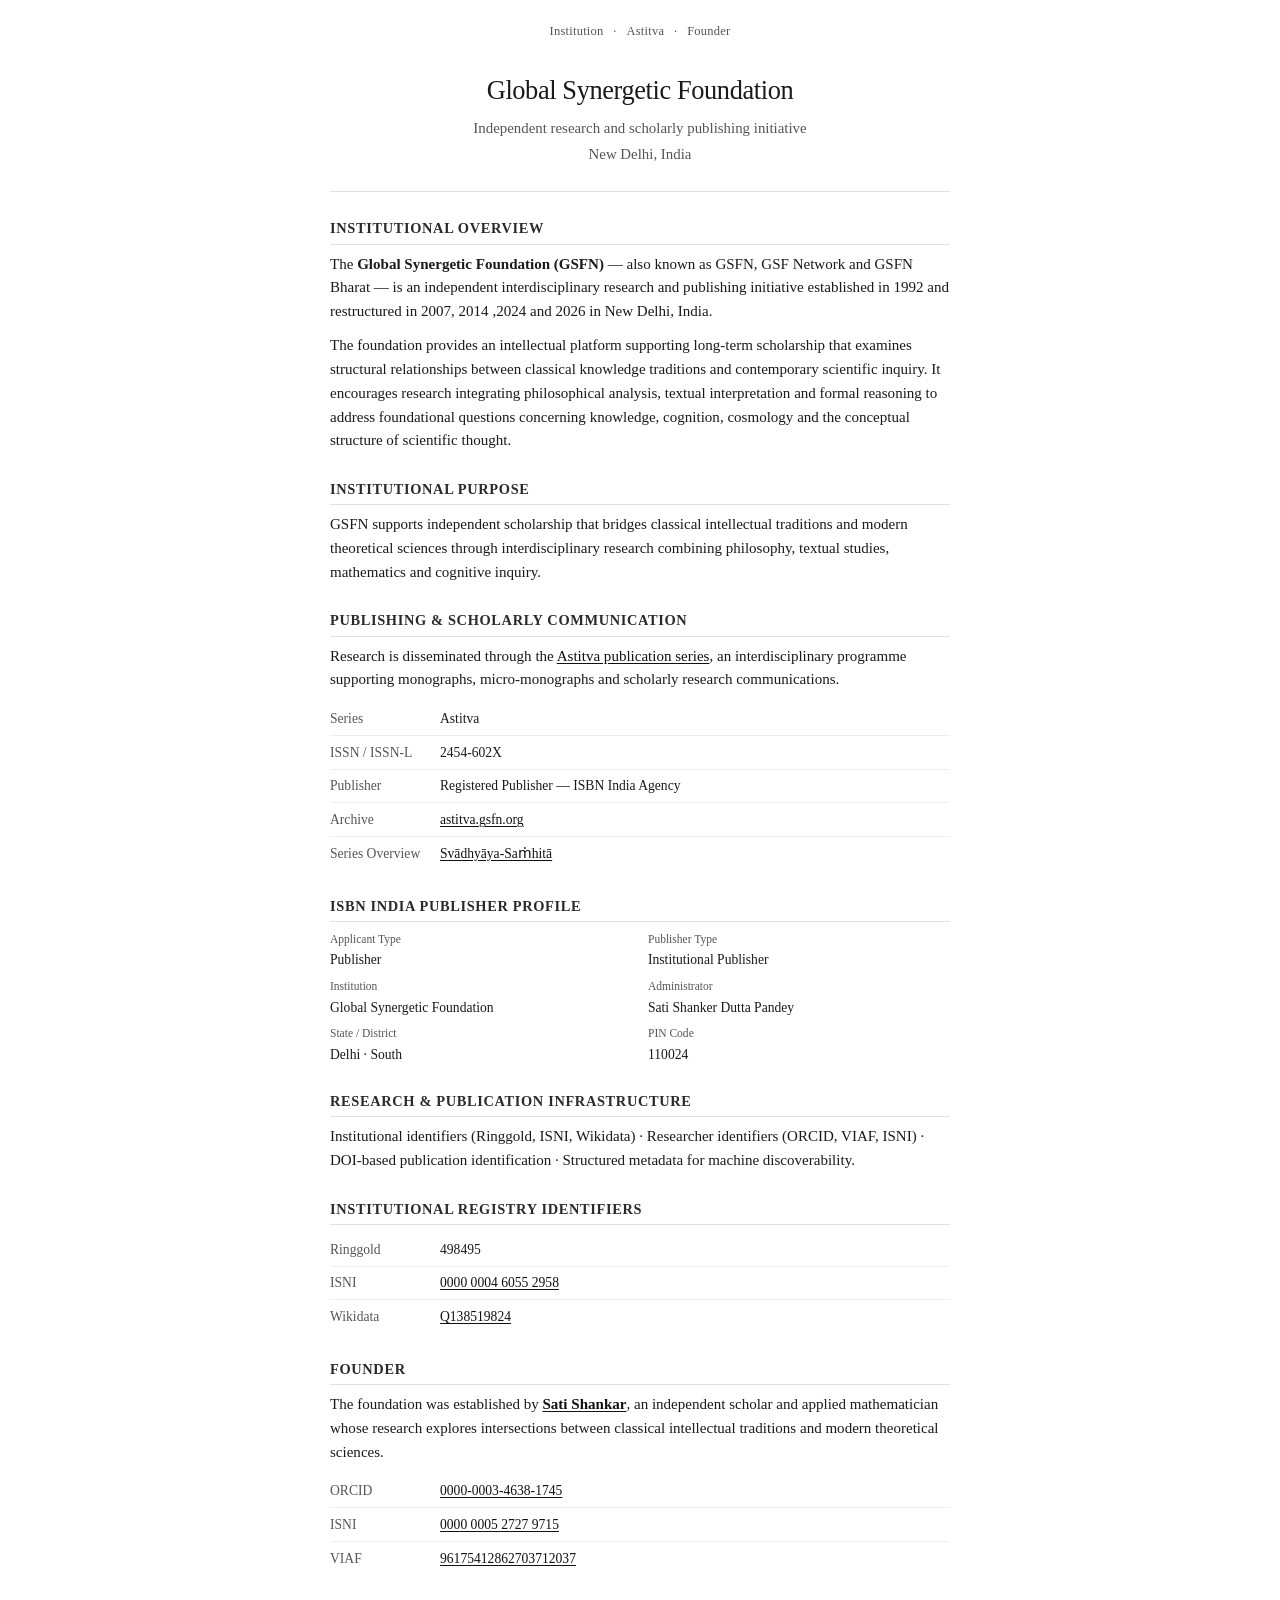
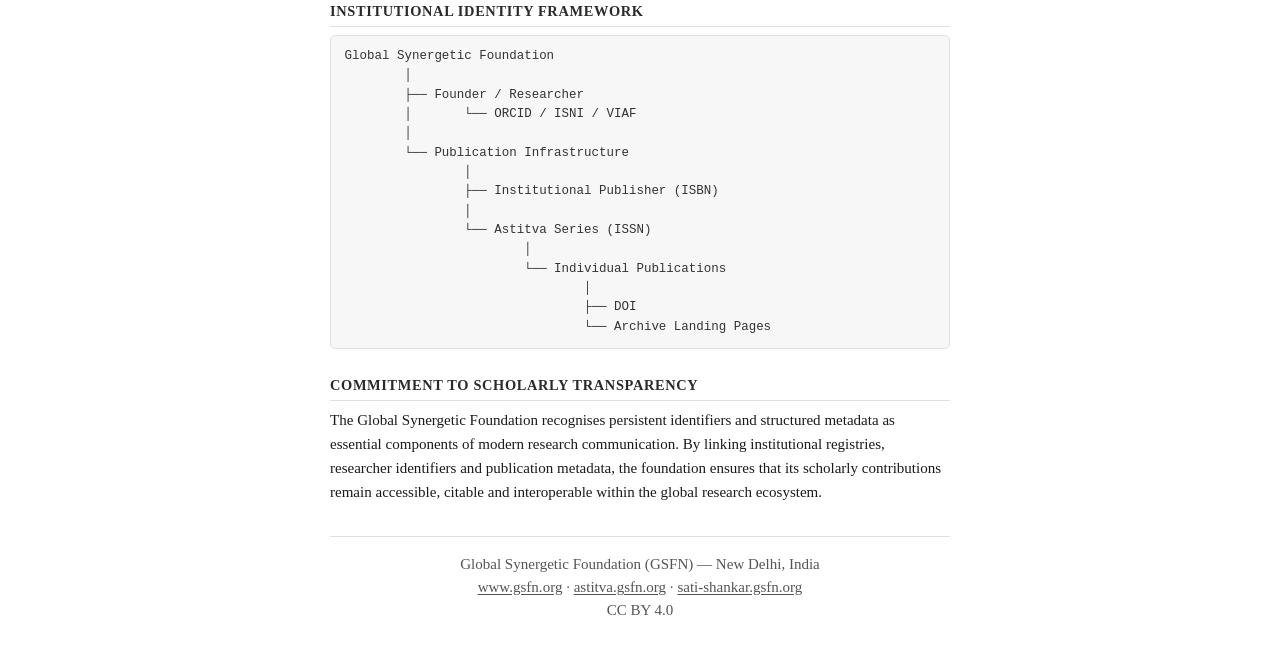
<file: index.html>
<!DOCTYPE html>
<html lang="en">
<head>
  <meta charset="UTF-8">
  <meta name="viewport" content="width=device-width, initial-scale=1, viewport-fit=cover">

  <title>Global Synergetic Foundation (GSFN) | Institutional Information</title>

  <!-- SEO -->
  <meta name="description" content="Institutional information about the Global Synergetic Foundation (GSFN), an independent interdisciplinary research and publishing initiative based in New Delhi, India.">
  <meta name="keywords" content="Global Synergetic Foundation, GSFN, research institute, scholarly publishing, Astitva, interdisciplinary research, New Delhi">
  <meta name="author" content="Global Synergetic Foundation">
  <meta name="robots" content="index, follow">
  <meta name="theme-color" content="#1a1a1a">
  <meta name="language" content="en">
  <meta name="geo.region" content="IN">

  <!-- Canonical URL -->
  <link rel="canonical" href="https://www.gsfn.org/">
  <link rel="icon" href="/favicon.ico">
  <link rel="license" href="https://creativecommons.org/licenses/by/4.0/">

  <!-- Open Graph -->
  <meta property="og:type" content="website">
  <meta property="og:title" content="Global Synergetic Foundation (GSFN) — Institutional Information">
  <meta property="og:description" content="Institutional overview of the Global Synergetic Foundation (GSFN), its research orientation, publication infrastructure, and scholarly identity framework.">
  <meta property="og:url" content="https://www.gsfn.org/">
  <meta property="og:site_name" content="Global Synergetic Foundation">
  <meta property="og:locale" content="en_US">

  <!-- Twitter Card -->
  <meta name="twitter:card" content="summary">
  <meta name="twitter:title" content="Global Synergetic Foundation (GSFN) — Institutional Information">
  <meta name="twitter:description" content="Institutional overview of the Global Synergetic Foundation (GSFN), its research orientation, publication infrastructure, and scholarly identity framework.">

  <!-- Dublin Core -->
  <meta name="dc.title" content="Global Synergetic Foundation (GSFN) — Institutional Information">
  <meta name="dc.creator" content="Global Synergetic Foundation">
  <meta name="dc.description" content="Institutional overview of the Global Synergetic Foundation (GSFN), its research orientation, publication infrastructure, and scholarly identity framework.">
  <meta name="dc.publisher" content="Global Synergetic Foundation">
  <meta name="dc.identifier" content="https://www.gsfn.org/">
  <meta name="dc.language" content="en">
  <meta name="dc.rights" content="CC BY 4.0">

  <!-- Structured Data: ResearchOrganization -->
  <script type="application/ld+json">
  {
    "@context": "https://schema.org",
    "@type": "ResearchOrganization",
    "name": "Global Synergetic Foundation",
    "alternateName": ["GSFN", "GSF Network", "GSFN Bharat"],
    "foundingDate": "1992",
    "url": "https://www.gsfn.org",
    "description": "Independent interdisciplinary research and publishing initiative exploring relationships between classical knowledge traditions and contemporary scientific inquiry.",
    "location": {
      "@type": "Place",
      "name": "New Delhi, India"
    },
    "identifier": [
      {
        "@type": "PropertyValue",
        "propertyID": "Ringgold",
        "value": "498495"
      },
      {
        "@type": "PropertyValue",
        "propertyID": "ISNI",
        "value": "0000 0004 6055 2958"
      },
      {
        "@type": "PropertyValue",
        "propertyID": "Wikidata",
        "value": "Q138519824"
      }
    ],
    "sameAs": [
      "https://isni.org/isni/0000000460552958",
      "https://www.wikidata.org/wiki/Q138519824"
    ],
    "founder": {
      "@type": "Person",
      "name": "Sati Shankar",
      "identifier": "https://orcid.org/0000-0003-4638-1745",
      "url": "https://sati-shankar.gsfn.org/"
    },
    "publisher": {
      "@type": "Organization",
      "name": "Global Synergetic Foundation",
      "url": "https://www.gsfn.org"
    },
    "publishingPrinciples": {
      "@type": "CreativeWorkSeries",
      "name": "Astitva",
      "issn": "2454-602X",
      "url": "https://astitva.gsfn.org"
    }
  }
  </script>

  <!-- Organization Schema (explicit @id for handshake) -->
  <script type="application/ld+json">
  {
    "@context": "https://schema.org",
    "@type": "Organization",
    "@id": "https://www.gsfn.org/#organization",
    "name": "Global Synergetic Foundation",
    "url": "https://www.gsfn.org",
    "founder": {
      "@id": "https://sati-shankar.gsfn.org/#person"
    },
    "publishingPrinciples": "https://astitva.gsfn.org/",
    "sameAs": [
      "https://astitva.gsfn.org"
    ]
  }
  </script>

  <style>
    :root {
      --text: #1a1a1a;
      --muted: #555;
      --border: #e0e0e0;
      --soft: #f7f7f7;
      --link: #111;
      --bg: #fff;
    }

    * { margin: 0; padding: 0; box-sizing: border-box; }

    body {
      background: var(--bg);
      color: var(--text);
      font-family: "Iowan Old Style", "Palatino Linotype", Palatino, "Book Antiqua", Georgia, serif;
      line-height: 1.58;
      text-rendering: optimizeLegibility;
      -webkit-font-smoothing: antialiased;
      padding: 1.4rem 0.85rem 2.2rem;
    }

    .container {
      max-width: 620px;
      margin: 0 auto;
    }

    nav {
      font-size: 0.78rem;
      letter-spacing: 0.02em;
      color: var(--muted);
      text-align: center;
      margin-bottom: 1.75rem;
    }
    nav a {
      color: var(--muted);
      text-decoration: none;
      margin: 0 0.4rem;
    }
    nav a:hover, nav a:focus {
      color: var(--text);
      text-decoration: underline;
    }

    header {
      text-align: center;
      margin-bottom: 1.6rem;
      padding-bottom: 1.35rem;
      border-bottom: 1px solid var(--border);
    }
    h1 {
      font-size: 1.65rem;
      font-weight: 400;
      letter-spacing: -0.015em;
      margin-bottom: 0.35rem;
    }
    .subhead {
      font-size: 0.93rem;
      color: var(--muted);
      margin-bottom: 0.15rem;
    }

    section {
      margin-bottom: 1.55rem;
    }
    h2 {
      font-size: 0.9rem;
      font-weight: 600;
      letter-spacing: 0.045em;
      text-transform: uppercase;
      color: #2a2a2a;
      margin-bottom: 0.5rem;
      padding-bottom: 0.22rem;
      border-bottom: 1px solid var(--border);
    }
    p {
      margin-bottom: 0.65rem;
      font-size: 0.94rem;
    }
    p:last-child { margin-bottom: 0; }
    a {
      color: var(--link);
      text-decoration: underline;
      text-underline-offset: 2px;
    }
    a:hover { color: #000; }
    strong { font-weight: 600; }
    em { font-style: italic; }

    .id-table {
      width: 100%;
      border-collapse: collapse;
      font-size: 0.85rem;
      margin-top: 0.4rem;
    }
    .id-table td {
      padding: 0.35rem 0.5rem 0.35rem 0;
      vertical-align: top;
      border-bottom: 1px solid #eee;
    }
    .id-table td:first-child {
      width: 110px;
      color: var(--muted);
      font-weight: 500;
    }
    .id-table tr:last-child td { border-bottom: none; }

    .info-grid {
      display: grid;
      grid-template-columns: 1fr 1fr;
      gap: 0.4rem 1rem;
      font-size: 0.85rem;
      margin-top: 0.4rem;
    }
    .info-item .label {
      display: block;
      font-size: 0.72rem;
      color: var(--muted);
      margin-bottom: 0.08rem;
    }

    .tree {
      font-family: ui-monospace, "Cascadia Code", "Source Code Pro", Menlo, monospace;
      font-size: 0.78rem;
      line-height: 1.55;
      background: var(--soft);
      border: 1px solid var(--border);
      border-radius: 5px;
      padding: 0.7rem 0.85rem;
      margin-top: 0.5rem;
      color: #333;
      white-space: pre;
      overflow-x: auto;
    }

    footer {
      margin-top: 2rem;
      padding-top: 1rem;
      border-top: 1px solid var(--border);
      font-size: 0.72rem;
      line-height: 1.5;
      color: var(--muted);
      text-align: center;
    }
    footer a { color: var(--muted); }
    footer a:hover { color: var(--text); }

    @media (max-width: 520px) {
      body { padding: 1.1rem 0.7rem 1.8rem; }
      h1 { font-size: 1.4rem; }
      .info-grid { grid-template-columns: 1fr; }
    }
  </style>
</head>
<body>
  <div class="container">

    <nav aria-label="Primary links">
      <a href="https://www.gsfn.org/">Institution</a>
      <span aria-hidden="true">·</span>
      <a href="https://astitva.gsfn.org/">Astitva</a>
      <span aria-hidden="true">·</span>
      <a href="https://sati-shankar.gsfn.org/">Founder</a>
    </nav>

    <header>
      <h1>Global Synergetic Foundation</h1>
      <div class="subhead">Independent research and scholarly publishing initiative</div>
      <div class="subhead">New Delhi, India</div>
    </header>

    <main>

      <section>
        <h2>Institutional Overview</h2>
        <p>
          The <strong>Global Synergetic Foundation (GSFN)</strong> — also known as GSFN, GSF Network and GSFN Bharat — is an independent interdisciplinary research and publishing initiative established in 1992 and restructured in 2007, 2014 ,2024 and 2026 in New Delhi, India.
        </p>
        <p>
          The foundation provides an intellectual platform supporting long-term scholarship that examines structural relationships between classical knowledge traditions and contemporary scientific inquiry. It encourages research integrating philosophical analysis, textual interpretation and formal reasoning to address foundational questions concerning knowledge, cognition, cosmology and the conceptual structure of scientific thought.
        </p>
      </section>

      <section>
        <h2>Institutional Purpose</h2>
        <p>
          GSFN supports independent scholarship that bridges classical intellectual traditions and modern theoretical sciences through interdisciplinary research combining philosophy, textual studies, mathematics and cognitive inquiry.
        </p>
      </section>

      <section>
        <h2>Publishing &amp; Scholarly Communication</h2>
        <p>
          Research is disseminated through the <a href="https://astitva.gsfn.org/">Astitva publication series</a>, an interdisciplinary programme supporting monographs, micro-monographs and scholarly research communications.
        </p>
        <table class="id-table">
          <tr>
            <td>Series</td>
            <td>Astitva</td>
          </tr>
          <tr>
            <td>ISSN / ISSN-L</td>
            <td>2454-602X</td>
          </tr>
          <tr>
            <td>Publisher</td>
            <td>Registered Publisher — ISBN India Agency</td>
          </tr>
          <tr>
            <td>Archive</td>
            <td><a href="https://astitva.gsfn.org">astitva.gsfn.org</a></td>
          </tr>
          <tr>
            <td>Series Overview</td>
            <td><a href="https://www.gsfn.org/svadhyay-samhita.html">Svādhyāya-Saṁhitā</a></td>
          </tr>
        </table>
      </section>

      <section>
        <h2>ISBN India Publisher Profile</h2>
        <div class="info-grid">
          <div class="info-item">
            <span class="label">Applicant Type</span>
            Publisher
          </div>
          <div class="info-item">
            <span class="label">Publisher Type</span>
            Institutional Publisher
          </div>
          <div class="info-item">
            <span class="label">Institution</span>
            Global Synergetic Foundation
          </div>
          <div class="info-item">
            <span class="label">Administrator</span>
            Sati Shanker Dutta Pandey
          </div>
          <div class="info-item">
            <span class="label">State / District</span>
            Delhi · South
          </div>
          <div class="info-item">
            <span class="label">PIN Code</span>
            110024
          </div>
        </div>
      </section>

      <section>
        <h2>Research &amp; Publication Infrastructure</h2>
        <p>
          Institutional identifiers (Ringgold, ISNI, Wikidata) · Researcher identifiers (ORCID, VIAF, ISNI) · DOI-based publication identification · Structured metadata for machine discoverability.
        </p>
      </section>

      <section>
        <h2>Institutional Registry Identifiers</h2>
        <table class="id-table">
          <tr>
            <td>Ringgold</td>
            <td>498495</td>
          </tr>
          <tr>
            <td>ISNI</td>
            <td><a href="https://isni.org/isni/0000000460552958">0000 0004 6055 2958</a></td>
          </tr>
          <tr>
            <td>Wikidata</td>
            <td><a href="https://www.wikidata.org/wiki/Q138519824">Q138519824</a></td>
          </tr>
        </table>
      </section>

      <section>
        <h2>Founder</h2>
        <p>
          The foundation was established by <a href="https://sati-shankar.gsfn.org/"><strong>Sati Shankar</strong></a>, an independent scholar and applied mathematician whose research explores intersections between classical intellectual traditions and modern theoretical sciences.
        </p>
        <table class="id-table">
          <tr>
            <td>ORCID</td>
            <td><a href="https://orcid.org/0000-0003-4638-1745">0000-0003-4638-1745</a></td>
          </tr>
          <tr>
            <td>ISNI</td>
            <td><a href="https://isni.org/isni/0000000527279715">0000 0005 2727 9715</a></td>
          </tr>
          <tr>
            <td>VIAF</td>
            <td><a href="https://viaf.org/viaf/96175412862703712037/">96175412862703712037</a></td>
          </tr>
        </table>
      </section>

      <section>
        <h2>Institutional Identity Framework</h2>
        <div class="tree">Global Synergetic Foundation
        │
        ├── Founder / Researcher
        │       └── ORCID / ISNI / VIAF
        │
        └── Publication Infrastructure
                │
                ├── Institutional Publisher (ISBN)
                │
                └── Astitva Series (ISSN)
                        │
                        └── Individual Publications
                                │
                                ├── DOI
                                └── Archive Landing Pages</div>
      </section>

      <section>
        <h2>Commitment to Scholarly Transparency</h2>
        <p>
          The Global Synergetic Foundation recognises persistent identifiers and structured metadata as essential components of modern research communication. By linking institutional registries, researcher identifiers and publication metadata, the foundation ensures that its scholarly contributions remain accessible, citable and interoperable within the global research ecosystem.
        </p>
      </section>

    </main>

    <footer>
      <p>
        Global Synergetic Foundation (GSFN) — New Delhi, India<br>
        <a href="https://www.gsfn.org">www.gsfn.org</a>
        · <a href="https://astitva.gsfn.org">astitva.gsfn.org</a>
        · <a href="https://sati-shankar.gsfn.org">sati-shankar.gsfn.org</a><br>
        CC BY 4.0
      </p>
    </footer>

  </div>
</body>
</html>
</file>
